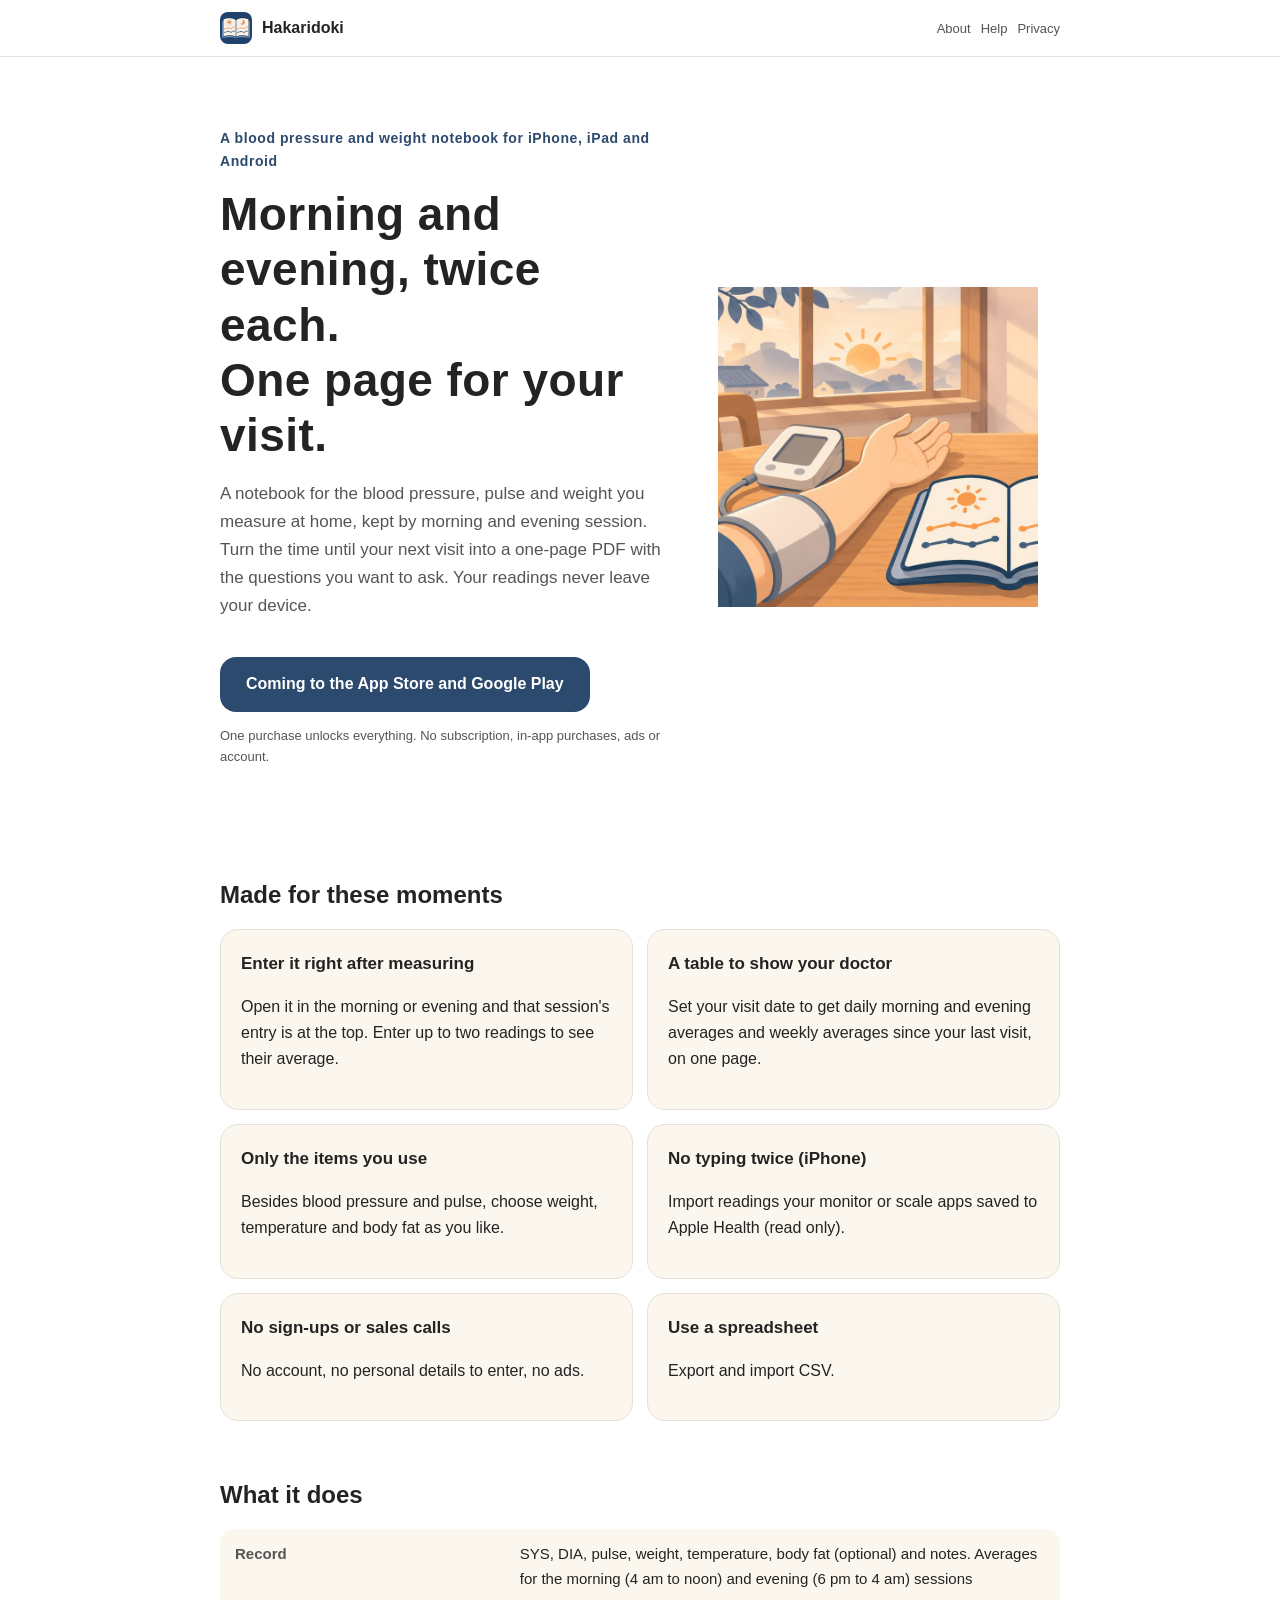
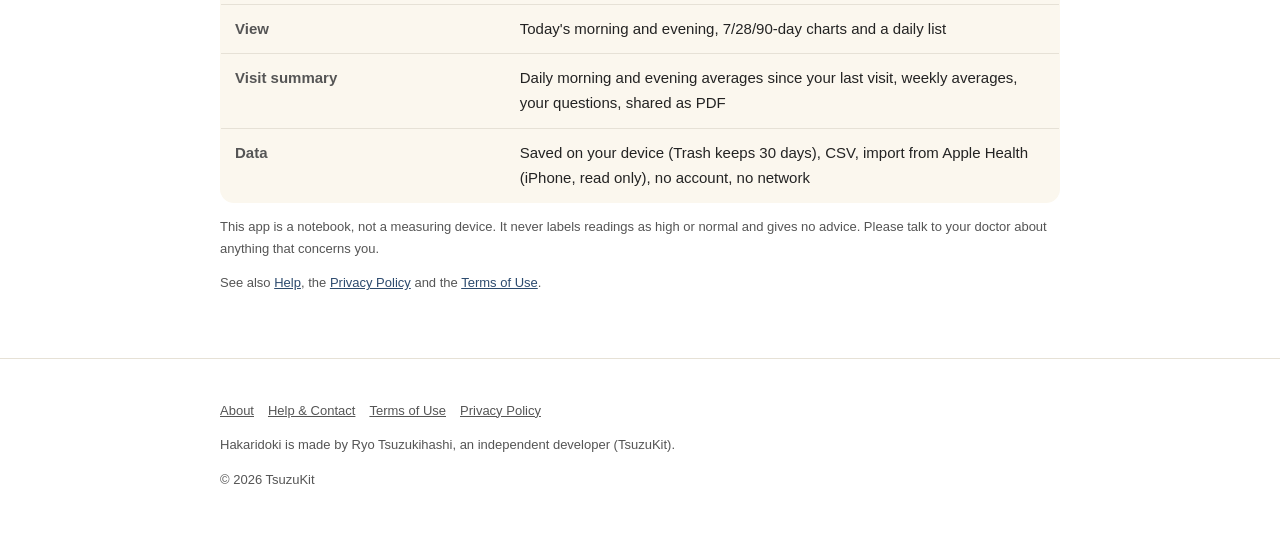
<file: index.html>
<!DOCTYPE html>
<html lang="ja" data-title-ja="はかりどき｜血圧と体重の記録・診察の表" data-title-en="Hakaridoki | BP &amp; weight log">
<head>
<meta charset="UTF-8">
<meta name="viewport" content="width=device-width, initial-scale=1">
<script>(function(){var l=navigator.languages&&navigator.languages.length?navigator.languages:[navigator.language||"ja"],p="en";for(var i=0;i<l.length;i++){var c=String(l[i]).toLowerCase();if(c.indexOf("ja")===0){p="ja";break}if(c.indexOf("en")===0){p="en";break}}var d=document.documentElement;d.lang=p;var t=d.getAttribute("data-title-"+p);if(t){document.title=t}})();</script>
<title>はかりどき｜血圧と体重の記録・診察の表</title>
<meta name="description" content="家で朝晩に測った血圧と脈・体重を書きとめる手帳。次の診察までの朝晩の平均を1枚の PDF に。買い切り・広告なし・記録は端末の中だけ。 / A notebook for the blood pressure, pulse and weight you measure at home, morning and evening. Turn the time since your last visit into a one-page PDF. One purchase, no ads.">
<meta property="og:title" content="はかりどき｜血圧と体重の記録・診察の表">
<meta property="og:description" content="家で朝晩に測った血圧と脈・体重を書きとめる手帳。次の診察までの朝晩の平均を1枚の PDF に。買い切り・広告なし・記録は端末の中だけ。">
<meta property="og:type" content="website">
<meta property="og:url" content="https://hakaridoki.tsuzukit.com/">
<meta property="og:image" content="https://hakaridoki.tsuzukit.com/assets/og.jpg">
<link rel="icon" href="assets/icon.png">
<link rel="apple-touch-icon" href="assets/icon.png">
<link rel="stylesheet" href="style.css">
</head>
<body>
<div data-l="ja" lang="ja">
<header class="site"><div class="wrap">
<a class="brand" href="./"><img src="assets/icon.png" alt="" width="32" height="32">はかりどき</a>
<nav class="site"><a href="./">紹介</a><a href="support.html">使い方</a><a href="privacy.html">プライバシー</a></nav>
</div></header>
<main class="wrap">
<section class="hero">
<div>
<p class="eyebrow">iPhone・iPad・Android の血圧と体重の手帳</p>
<h1>朝と晩に、2回ずつ。<br>診察の日に、1枚で。</h1>
<p class="lead">家で測った血圧と脈・体重を、朝の回と晩の回に分けて書きとめる手帳です。次の診察の日までの朝晩の平均と、先生に聞きたいことを、1枚の PDF にできます。記録は端末の外に送りません。</p>
<a class="cta" href="#store" id="store">App Store・Google Play で配信予定</a>
<p class="note">買い切りで全部の機能が使えます。月額・アプリ内課金・広告・アカウントはありません。</p>
</div>
<img src="assets/hero.jpg" alt="朝の食卓で、腕に血圧計の帯を巻き、開いた手帳がそばにあるイラスト" width="360">
</section>

<h2>こんな困りごとのために</h2>
<div class="grid two">
<div class="card"><h3>測ったあと、すぐ入れたい</h3><p>朝と晩の測る時間に開くと、その回の入力がいちばん上に出ます。1回に2つまで入れると平均を出します。</p></div>
<div class="card"><h3>診察で見せる表がほしい</h3><p>診察の日を入れておくと、前の診察から今日までの朝の平均・晩の平均と週ごとの平均を1枚に。</p></div>
<div class="card"><h3>使わない項目がじゃま</h3><p>血圧と脈のほかは、体重・体温・体脂肪率を使うものだけ選べます。</p></div>
<div class="card"><h3>二度打ちしたくない（iPhone）</h3><p>血圧計や体重計のアプリがヘルスケアに書いた値を取りこめます（読むだけ）。</p></div>
<div class="card"><h3>勧誘や登録がいや</h3><p>アカウントも、個人情報の入力もありません。広告もありません。</p></div>
<div class="card"><h3>表計算で見たい</h3><p>CSV で書き出し・読みこみができます。</p></div>
</div>

<h2>できること</h2>
<table>
<tr><th>記録</th><td>上・下・脈・体重・体温・体脂肪率（選べる）・メモ。朝（4時〜12時）と晩（18時〜翌4時）の回ごとの平均</td></tr>
<tr><th>見る</th><td>今日の朝晩・7日／28日／90日のグラフ・日ごとの一覧</td></tr>
<tr><th>診察の表</th><td>前の診察から今日までの日ごとの朝晩の平均・週の平均・聞きたいことのメモ・PDF で共有</td></tr>
<tr><th>データ</th><td>端末の中に保存（ゴミ箱は30日）・CSV・ヘルスケアから取りこみ（iPhone・読むだけ）・アカウントなし・通信なし</td></tr>
</table>
<p class="note">このアプリは測る機械ではなく、手帳です。「高い」「正常」などの判定や助言は出しません。気になることは医師にご相談ください。</p>
<p class="note"><a href="support.html">使い方</a>・<a href="privacy.html">プライバシーポリシー</a>・<a href="terms.html">利用規約</a>もご覧ください。</p>
</main>
<footer class="site"><div class="wrap">
<p><a href="./">紹介</a><a href="support.html">使い方とお問い合わせ</a><a href="terms.html">利用規約</a><a href="privacy.html">プライバシーポリシー</a></p>
<p>はかりどきは、個人開発者の續橋涼（TsuzuKit）が作っているアプリです。</p>
<p>© 2026 TsuzuKit</p>
</div></footer>
</div>
<div data-l="en" lang="en">
<header class="site"><div class="wrap">
<a class="brand" href="./"><img src="assets/icon.png" alt="" width="32" height="32">Hakaridoki</a>
<nav class="site"><a href="./">About</a><a href="support.html">Help</a><a href="privacy.html">Privacy</a></nav>
</div></header>
<main class="wrap">
<section class="hero">
<div>
<p class="eyebrow">A blood pressure and weight notebook for iPhone, iPad and Android</p>
<h1>Morning and evening, twice each.<br>One page for your visit.</h1>
<p class="lead">A notebook for the blood pressure, pulse and weight you measure at home, kept by morning and evening session. Turn the time until your next visit into a one-page PDF with the questions you want to ask. Your readings never leave your device.</p>
<a class="cta" href="#store" id="store">Coming to the App Store and Google Play</a>
<p class="note">One purchase unlocks everything. No subscription, in-app purchases, ads or account.</p>
</div>
<img src="assets/hero.jpg" alt="Illustration of a morning table with a blood pressure cuff on an arm and an open notebook" width="360">
</section>

<h2>Made for these moments</h2>
<div class="grid two">
<div class="card"><h3>Enter it right after measuring</h3><p>Open it in the morning or evening and that session's entry is at the top. Enter up to two readings to see their average.</p></div>
<div class="card"><h3>A table to show your doctor</h3><p>Set your visit date to get daily morning and evening averages and weekly averages since your last visit, on one page.</p></div>
<div class="card"><h3>Only the items you use</h3><p>Besides blood pressure and pulse, choose weight, temperature and body fat as you like.</p></div>
<div class="card"><h3>No typing twice (iPhone)</h3><p>Import readings your monitor or scale apps saved to Apple Health (read only).</p></div>
<div class="card"><h3>No sign-ups or sales calls</h3><p>No account, no personal details to enter, no ads.</p></div>
<div class="card"><h3>Use a spreadsheet</h3><p>Export and import CSV.</p></div>
</div>

<h2>What it does</h2>
<table>
<tr><th>Record</th><td>SYS, DIA, pulse, weight, temperature, body fat (optional) and notes. Averages for the morning (4 am to noon) and evening (6 pm to 4 am) sessions</td></tr>
<tr><th>View</th><td>Today's morning and evening, 7/28/90-day charts and a daily list</td></tr>
<tr><th>Visit summary</th><td>Daily morning and evening averages since your last visit, weekly averages, your questions, shared as PDF</td></tr>
<tr><th>Data</th><td>Saved on your device (Trash keeps 30 days), CSV, import from Apple Health (iPhone, read only), no account, no network</td></tr>
</table>
<p class="note">This app is a notebook, not a measuring device. It never labels readings as high or normal and gives no advice. Please talk to your doctor about anything that concerns you.</p>
<p class="note">See also <a href="support.html">Help</a>, the <a href="privacy.html">Privacy Policy</a> and the <a href="terms.html">Terms of Use</a>.</p>
</main>
<footer class="site"><div class="wrap">
<p><a href="./">About</a><a href="support.html">Help & Contact</a><a href="terms.html">Terms of Use</a><a href="privacy.html">Privacy Policy</a></p>
<p>Hakaridoki is made by Ryo Tsuzukihashi, an independent developer (TsuzuKit).</p>
<p>© 2026 TsuzuKit</p>
</div></footer>
</div>
</body>
</html>
</file>
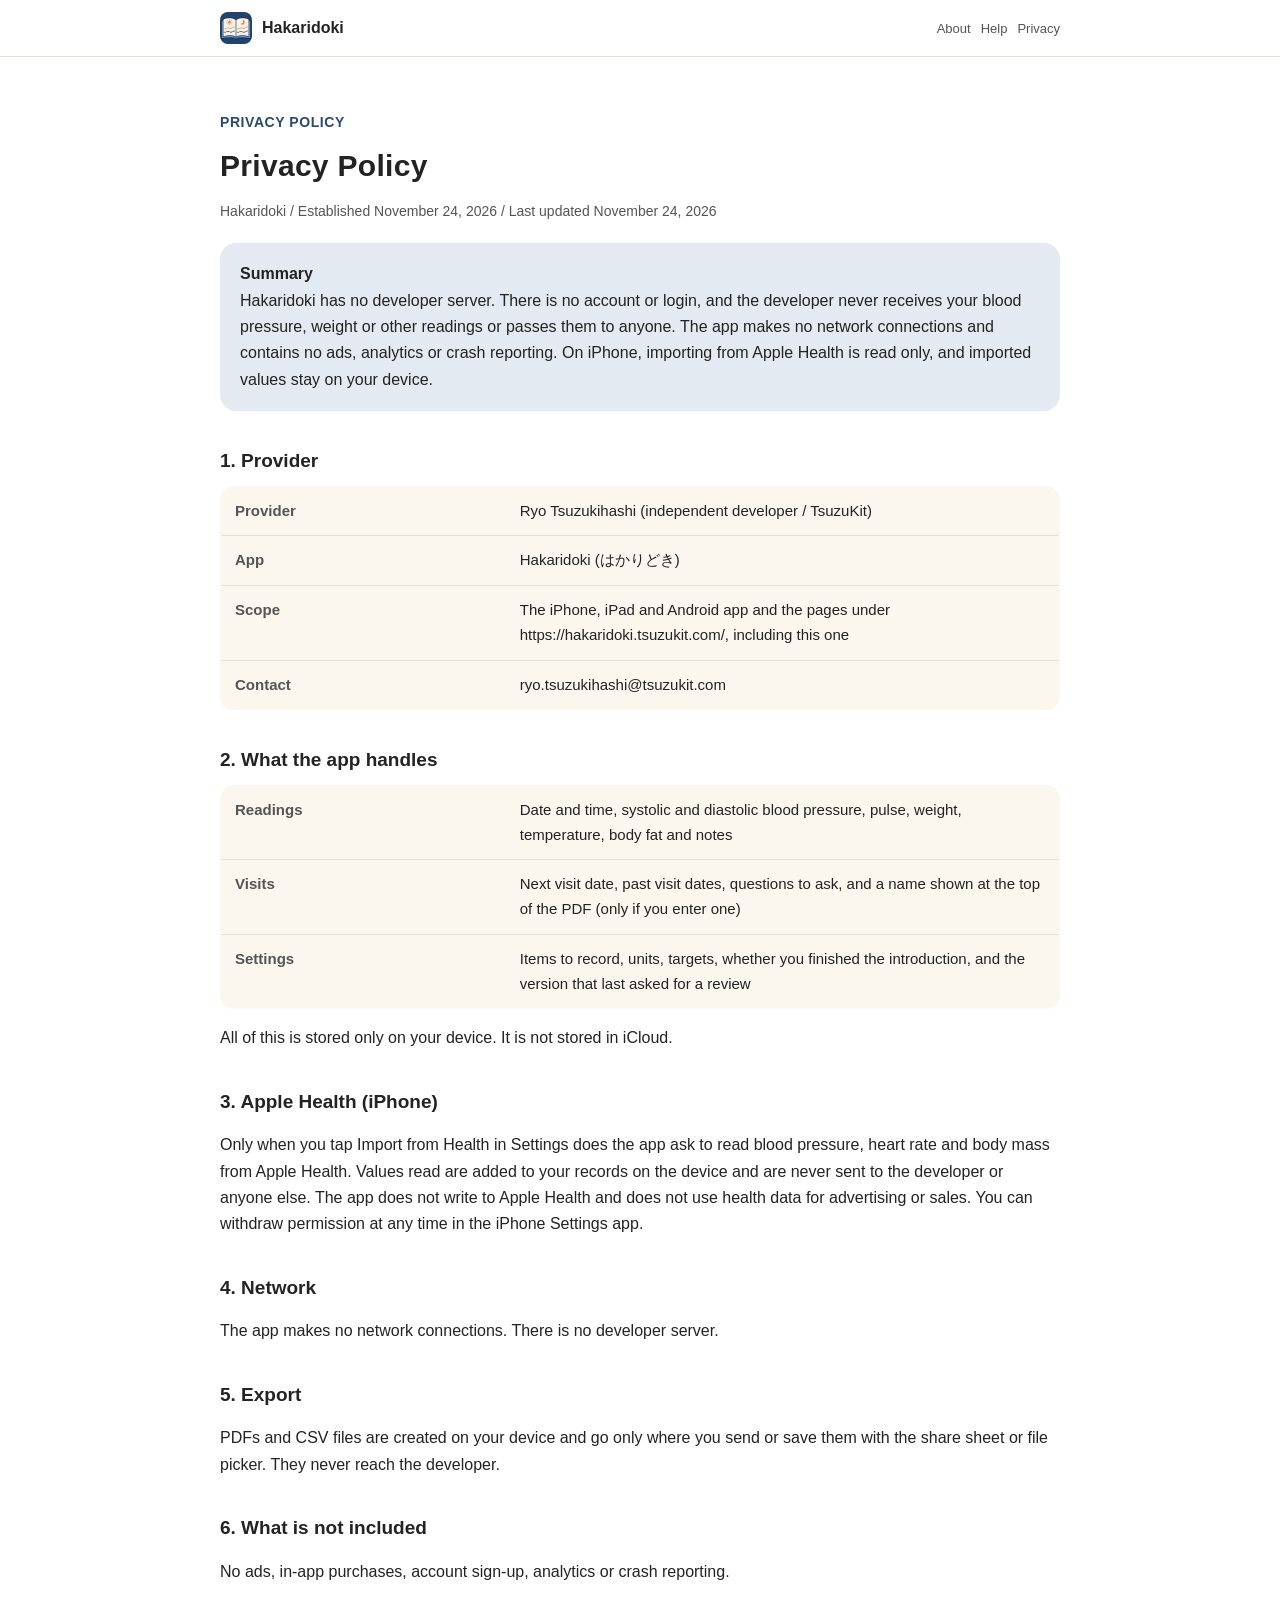
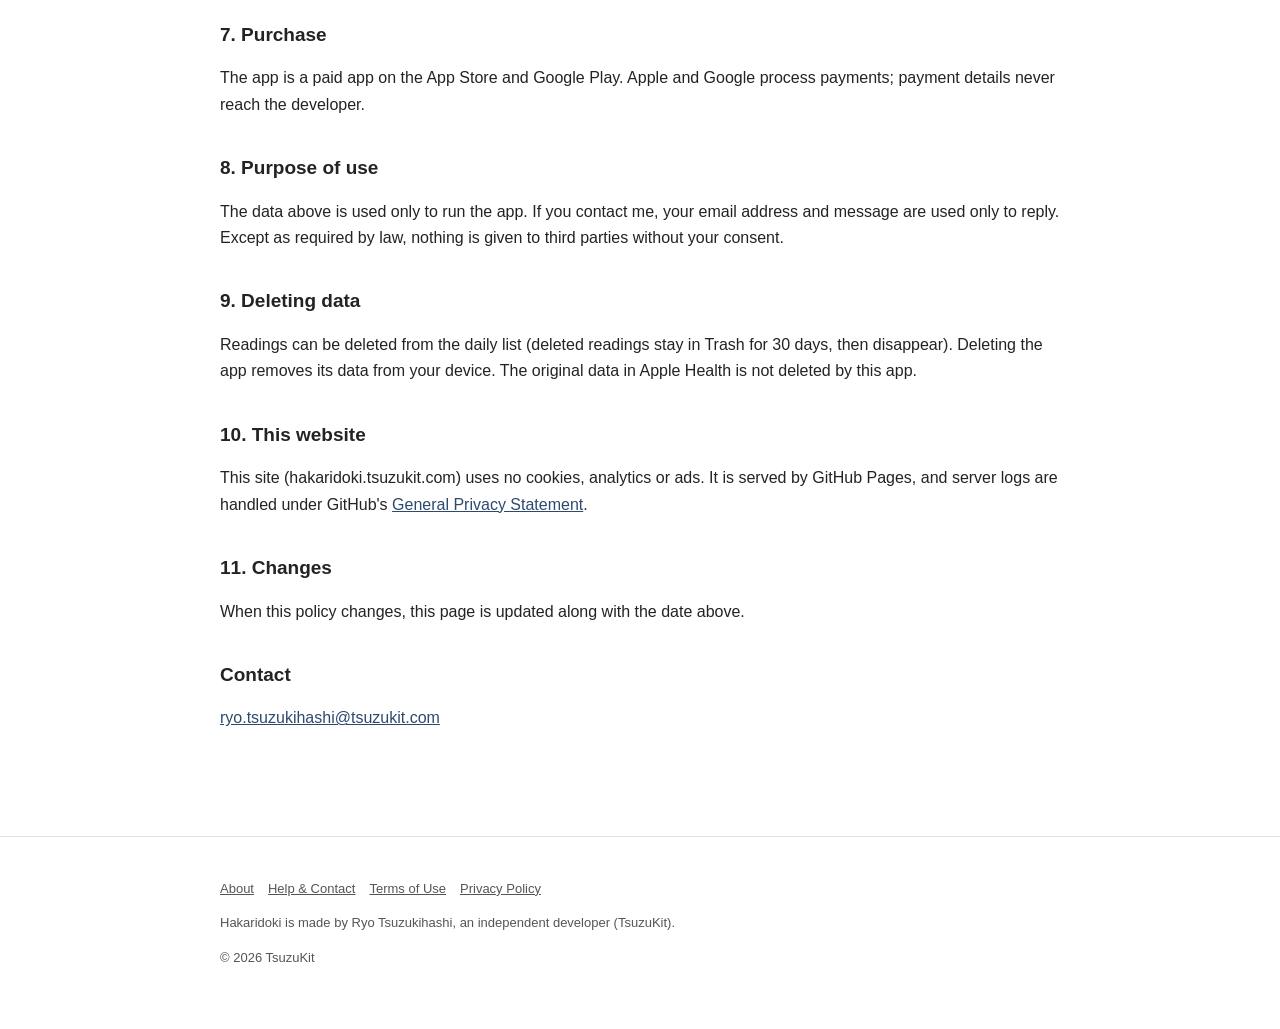
<file: privacy.html>
<!DOCTYPE html>
<html lang="ja" data-title-ja="プライバシーポリシー - はかりどき" data-title-en="Privacy Policy - Hakaridoki">
<head>
<meta charset="UTF-8">
<meta name="viewport" content="width=device-width, initial-scale=1">
<script>(function(){var l=navigator.languages&&navigator.languages.length?navigator.languages:[navigator.language||"ja"],p="en";for(var i=0;i<l.length;i++){var c=String(l[i]).toLowerCase();if(c.indexOf("ja")===0){p="ja";break}if(c.indexOf("en")===0){p="en";break}}var d=document.documentElement;d.lang=p;var t=d.getAttribute("data-title-"+p);if(t){document.title=t}})();</script>
<title>プライバシーポリシー - はかりどき</title>
<meta name="description" content="はかりどきのプライバシーポリシー。開発者は個人情報を集めません。記録は端末の外に送りません。 / Privacy Policy for Hakaridoki. The developer collects no personal information. Your readings never leave your device.">
<meta property="og:title" content="プライバシーポリシー - はかりどき">
<meta property="og:description" content="はかりどきのプライバシーポリシー。開発者は個人情報を集めません。記録は端末の外に送りません。">
<meta property="og:type" content="website">
<meta property="og:url" content="https://hakaridoki.tsuzukit.com/privacy.html">
<meta property="og:image" content="https://hakaridoki.tsuzukit.com/assets/og.jpg">
<link rel="icon" href="assets/icon.png">
<link rel="apple-touch-icon" href="assets/icon.png">
<link rel="stylesheet" href="style.css">
</head>
<body>
<div data-l="ja" lang="ja">
<header class="site"><div class="wrap">
<a class="brand" href="./"><img src="assets/icon.png" alt="" width="32" height="32">はかりどき</a>
<nav class="site"><a href="./">紹介</a><a href="support.html">使い方</a><a href="privacy.html">プライバシー</a></nav>
</div></header>
<main class="wrap">
<article class="doc">
<p class="eyebrow">PRIVACY POLICY</p>
<h1>プライバシーポリシー</h1>
<p class="meta">はかりどき／制定日 2026年11月24日／改定日 2026年11月24日</p>
<div class="summary"><strong>このポリシーの要旨</strong><br>はかりどきは、開発者のサーバーを持たないアプリです。アカウント登録やログインはなく、開発者があなたの血圧・体重などの記録を受け取ることはありません。第三者に渡すこともありません。通信はしません。広告、分析ツール、クラッシュを報告する仕組みは入れていません。iPhone のヘルスケアからの取りこみは読むだけで、取りこんだ値も端末の中にだけ置きます。</div>
<h2>1. 提供者</h2>
<table>
<tr><th>提供者</th><td>續橋涼（個人開発者 / TsuzuKit）</td></tr>
<tr><th>アプリ名</th><td>はかりどき（英語名 Hakaridoki）</td></tr>
<tr><th>対象</th><td>iPhone・iPad・Android 向けアプリと、このページを含む https://hakaridoki.tsuzukit.com/ 配下のページ</td></tr>
<tr><th>連絡先</th><td>ryo.tsuzukihashi@tsuzukit.com</td></tr>
</table>
<h2>2. アプリが扱うもの</h2>
<table>
<tr><th>記録</th><td>測った日時・上と下の血圧・脈・体重・体温・体脂肪率・メモ</td></tr>
<tr><th>診察</th><td>次の診察の日・済んだ診察の日・聞きたいことのメモ・PDF の頭に出す名前（入れたときだけ）</td></tr>
<tr><th>アプリの設定</th><td>記録する項目・単位・目安・案内を終えたかどうか・レビューのお願いを出した版</td></tr>
</table>
<p>これらは端末の中にだけ保存します。iCloud には置きません。</p>
<h2>3. ヘルスケア（iPhone）</h2>
<p>設定の［ヘルスケアから取りこむ］を押したときだけ、ヘルスケアの血圧・心拍数・体重を読む許可をお願いします。読んだ値は端末の中の記録に加えるだけで、開発者や第三者には送りません。ヘルスケアへの書きこみはしません。広告や販売のためには使いません。許可は iPhone の設定からいつでも取り消せます。</p>
<h2>4. 通信</h2>
<p>通信はしません。開発者のサーバーはありません。</p>
<h2>5. 書き出し</h2>
<p>PDF と CSV は端末の中で作ります。送り先は、あなたが共有の画面やファイルの保存先で選んだ場所です。開発者には届きません。</p>
<h2>6. 入れていないもの</h2>
<p>広告・アプリ内課金・アカウント登録・分析ツール・クラッシュの報告は入れていません。</p>
<h2>7. 購入</h2>
<p>本アプリは App Store と Google Play の有料アプリです。お支払いは Apple・Google が処理し、支払いの情報は開発者には届きません。</p>
<h2>8. 情報を使う目的</h2>
<p>上のものは、アプリを動かすためだけに使います。お問い合わせをいただいたときは、メールアドレスと内容をお返事のためだけに使います。法令にもとづく場合を除き、本人の同意なく第三者に渡すことはありません。</p>
<h2>9. 消したいとき</h2>
<p>記録は、日ごとの一覧から消せます（消したものはゴミ箱に30日残り、そのあと消えます）。アプリを消すと、端末の中のデータは消えます。ヘルスケアの元のデータは、このアプリから消えません。</p>
<h2>10. このウェブサイトについて</h2>
<p>このサイト（hakaridoki.tsuzukit.com）は、Cookie も、アクセスを計測する仕組みも、広告も使っていません。サイトは GitHub Pages で配信しており、配信の記録は GitHub の <a href="https://docs.github.com/ja/site-policy/privacy-policies/github-general-privacy-statement">プライバシーについての声明</a> に沿って扱われます。</p>
<h2>11. 改定</h2>
<p>このポリシーを変えるときは、このページを書きかえ、上の改定日を新しくします。</p>
<h2>お問い合わせ</h2>
<p><a href="mailto:ryo.tsuzukihashi@tsuzukit.com">ryo.tsuzukihashi@tsuzukit.com</a></p>
</article>
</main>
<footer class="site"><div class="wrap">
<p><a href="./">紹介</a><a href="support.html">使い方とお問い合わせ</a><a href="terms.html">利用規約</a><a href="privacy.html">プライバシーポリシー</a></p>
<p>はかりどきは、個人開発者の續橋涼（TsuzuKit）が作っているアプリです。</p>
<p>© 2026 TsuzuKit</p>
</div></footer>
</div>
<div data-l="en" lang="en">
<header class="site"><div class="wrap">
<a class="brand" href="./"><img src="assets/icon.png" alt="" width="32" height="32">Hakaridoki</a>
<nav class="site"><a href="./">About</a><a href="support.html">Help</a><a href="privacy.html">Privacy</a></nav>
</div></header>
<main class="wrap">
<article class="doc">
<p class="eyebrow">PRIVACY POLICY</p>
<h1>Privacy Policy</h1>
<p class="meta">Hakaridoki / Established November 24, 2026 / Last updated November 24, 2026</p>
<div class="summary"><strong>Summary</strong><br>Hakaridoki has no developer server. There is no account or login, and the developer never receives your blood pressure, weight or other readings or passes them to anyone. The app makes no network connections and contains no ads, analytics or crash reporting. On iPhone, importing from Apple Health is read only, and imported values stay on your device.</div>
<h2>1. Provider</h2>
<table>
<tr><th>Provider</th><td>Ryo Tsuzukihashi (independent developer / TsuzuKit)</td></tr>
<tr><th>App</th><td>Hakaridoki (はかりどき)</td></tr>
<tr><th>Scope</th><td>The iPhone, iPad and Android app and the pages under https://hakaridoki.tsuzukit.com/, including this one</td></tr>
<tr><th>Contact</th><td>ryo.tsuzukihashi@tsuzukit.com</td></tr>
</table>
<h2>2. What the app handles</h2>
<table>
<tr><th>Readings</th><td>Date and time, systolic and diastolic blood pressure, pulse, weight, temperature, body fat and notes</td></tr>
<tr><th>Visits</th><td>Next visit date, past visit dates, questions to ask, and a name shown at the top of the PDF (only if you enter one)</td></tr>
<tr><th>Settings</th><td>Items to record, units, targets, whether you finished the introduction, and the version that last asked for a review</td></tr>
</table>
<p>All of this is stored only on your device. It is not stored in iCloud.</p>
<h2>3. Apple Health (iPhone)</h2>
<p>Only when you tap Import from Health in Settings does the app ask to read blood pressure, heart rate and body mass from Apple Health. Values read are added to your records on the device and are never sent to the developer or anyone else. The app does not write to Apple Health and does not use health data for advertising or sales. You can withdraw permission at any time in the iPhone Settings app.</p>
<h2>4. Network</h2>
<p>The app makes no network connections. There is no developer server.</p>
<h2>5. Export</h2>
<p>PDFs and CSV files are created on your device and go only where you send or save them with the share sheet or file picker. They never reach the developer.</p>
<h2>6. What is not included</h2>
<p>No ads, in-app purchases, account sign-up, analytics or crash reporting.</p>
<h2>7. Purchase</h2>
<p>The app is a paid app on the App Store and Google Play. Apple and Google process payments; payment details never reach the developer.</p>
<h2>8. Purpose of use</h2>
<p>The data above is used only to run the app. If you contact me, your email address and message are used only to reply. Except as required by law, nothing is given to third parties without your consent.</p>
<h2>9. Deleting data</h2>
<p>Readings can be deleted from the daily list (deleted readings stay in Trash for 30 days, then disappear). Deleting the app removes its data from your device. The original data in Apple Health is not deleted by this app.</p>
<h2>10. This website</h2>
<p>This site (hakaridoki.tsuzukit.com) uses no cookies, analytics or ads. It is served by GitHub Pages, and server logs are handled under GitHub's <a href="https://docs.github.com/en/site-policy/privacy-policies/github-general-privacy-statement">General Privacy Statement</a>.</p>
<h2>11. Changes</h2>
<p>When this policy changes, this page is updated along with the date above.</p>
<h2>Contact</h2>
<p><a href="mailto:ryo.tsuzukihashi@tsuzukit.com">ryo.tsuzukihashi@tsuzukit.com</a></p>
</article>
</main>
<footer class="site"><div class="wrap">
<p><a href="./">About</a><a href="support.html">Help & Contact</a><a href="terms.html">Terms of Use</a><a href="privacy.html">Privacy Policy</a></p>
<p>Hakaridoki is made by Ryo Tsuzukihashi, an independent developer (TsuzuKit).</p>
<p>© 2026 TsuzuKit</p>
</div></footer>
</div>
</body>
</html>
</file>
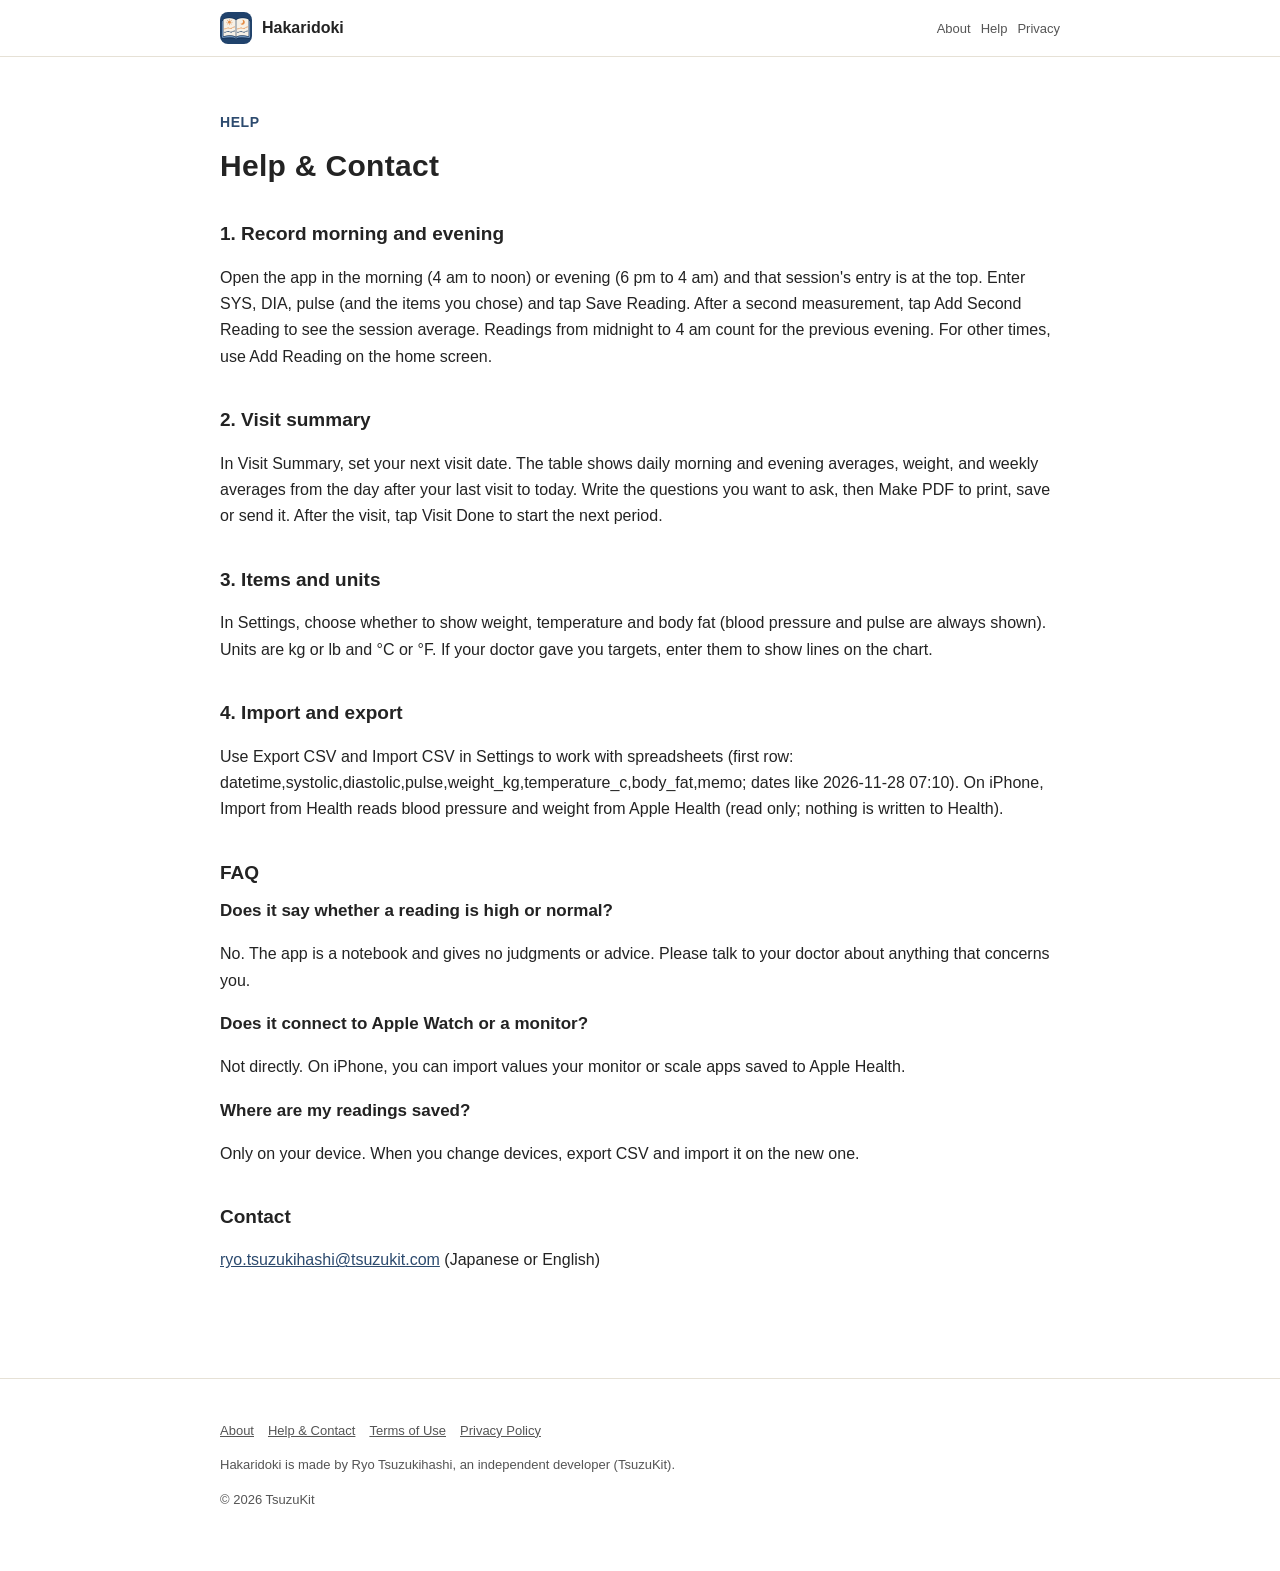
<file: support.html>
<!DOCTYPE html>
<html lang="ja" data-title-ja="使い方とお問い合わせ - はかりどき" data-title-en="Help &amp; Contact - Hakaridoki">
<head>
<meta charset="UTF-8">
<meta name="viewport" content="width=device-width, initial-scale=1">
<script>(function(){var l=navigator.languages&&navigator.languages.length?navigator.languages:[navigator.language||"ja"],p="en";for(var i=0;i<l.length;i++){var c=String(l[i]).toLowerCase();if(c.indexOf("ja")===0){p="ja";break}if(c.indexOf("en")===0){p="en";break}}var d=document.documentElement;d.lang=p;var t=d.getAttribute("data-title-"+p);if(t){document.title=t}})();</script>
<title>使い方とお問い合わせ - はかりどき</title>
<meta name="description" content="はかりどきの使い方（朝晩の記録・診察の表・項目・取りこみと書き出し）とよくあるご質問、お問い合わせ。 / How to use Hakaridoki (morning and evening readings, visit summary, items, import and export), FAQ and contact.">
<meta property="og:title" content="使い方とお問い合わせ - はかりどき">
<meta property="og:description" content="はかりどきの使い方（朝晩の記録・診察の表・項目・取りこみと書き出し）とよくあるご質問、お問い合わせ。">
<meta property="og:type" content="website">
<meta property="og:url" content="https://hakaridoki.tsuzukit.com/support.html">
<meta property="og:image" content="https://hakaridoki.tsuzukit.com/assets/og.jpg">
<link rel="icon" href="assets/icon.png">
<link rel="apple-touch-icon" href="assets/icon.png">
<link rel="stylesheet" href="style.css">
</head>
<body>
<div data-l="ja" lang="ja">
<header class="site"><div class="wrap">
<a class="brand" href="./"><img src="assets/icon.png" alt="" width="32" height="32">はかりどき</a>
<nav class="site"><a href="./">紹介</a><a href="support.html">使い方</a><a href="privacy.html">プライバシー</a></nav>
</div></header>
<main class="wrap">
<article class="doc">
<p class="eyebrow">HELP</p>
<h1>使い方とお問い合わせ</h1>
<h2>1. 朝と晩に記録する</h2>
<p>朝（4時〜12時）と晩（18時〜翌4時）に開くと、その回の入力がいちばん上に出ます。上・下・脈（と選んだ項目）を入れて［記録する］。もう1回測ったら［2回目を足す］で、その回の平均が出ます。0時〜4時の記録は、前の日の晩に数えます。時間外の記録はホームの［記録を足す］から。</p>
<h2>2. 診察の表</h2>
<p>［診察の表］で次の診察の日を入れます。前の診察の日の次の日から今日までの、日ごとの朝の平均・晩の平均・体重と、週ごとの平均が表になります。先生に聞きたいことをメモに書いて、［PDF にする］から印刷・保存・送ることができます。診察が終わったら［診察が済んだ］で、次の期間が始まります。</p>
<h2>3. 記録する項目と単位</h2>
<p>設定の「記録する項目」で、体重・体温・体脂肪率を出す／出さないを選べます（血圧と脈はいつも出ます）。単位は kg／lb、℃／℉。主治医に言われた目安があれば入れておくと、グラフに線が出ます。</p>
<h2>4. 取りこみと書き出し</h2>
<p>設定の［CSV で書き出す］［CSV を読みこむ］で、表計算のファイルとやりとりできます（1行目は「日時,上,下,脈,体重(kg),体温(℃),体脂肪率(%),メモ」、日時は 2026-11-28 07:10 の形）。iPhone では［ヘルスケアから取りこむ］で、ヘルスケアにある血圧と体重を読みこめます（読むだけで、ヘルスケアには書きこみません）。</p>
<h2>よくあるご質問</h2>
<h3>「高い」「正常」は出ますか</h3>
<p>出しません。このアプリは手帳で、判定や助言はしません。気になることは医師にご相談ください。</p>
<h3>Apple Watch や血圧計とつながりますか</h3>
<p>直接はつながりません。iPhone では、血圧計や体重計のアプリがヘルスケアに書いた値を取りこめます。</p>
<h3>記録はどこに保存されますか</h3>
<p>端末の中だけです。機種変更のときは、CSV で書き出して新しい端末で読みこんでください。</p>
<h2>お問い合わせ</h2>
<p><a href="mailto:ryo.tsuzukihashi@tsuzukit.com">ryo.tsuzukihashi@tsuzukit.com</a>（日本語・英語）</p>
</article>
</main>
<footer class="site"><div class="wrap">
<p><a href="./">紹介</a><a href="support.html">使い方とお問い合わせ</a><a href="terms.html">利用規約</a><a href="privacy.html">プライバシーポリシー</a></p>
<p>はかりどきは、個人開発者の續橋涼（TsuzuKit）が作っているアプリです。</p>
<p>© 2026 TsuzuKit</p>
</div></footer>
</div>
<div data-l="en" lang="en">
<header class="site"><div class="wrap">
<a class="brand" href="./"><img src="assets/icon.png" alt="" width="32" height="32">Hakaridoki</a>
<nav class="site"><a href="./">About</a><a href="support.html">Help</a><a href="privacy.html">Privacy</a></nav>
</div></header>
<main class="wrap">
<article class="doc">
<p class="eyebrow">HELP</p>
<h1>Help &amp; Contact</h1>
<h2>1. Record morning and evening</h2>
<p>Open the app in the morning (4 am to noon) or evening (6 pm to 4 am) and that session's entry is at the top. Enter SYS, DIA, pulse (and the items you chose) and tap Save Reading. After a second measurement, tap Add Second Reading to see the session average. Readings from midnight to 4 am count for the previous evening. For other times, use Add Reading on the home screen.</p>
<h2>2. Visit summary</h2>
<p>In Visit Summary, set your next visit date. The table shows daily morning and evening averages, weight, and weekly averages from the day after your last visit to today. Write the questions you want to ask, then Make PDF to print, save or send it. After the visit, tap Visit Done to start the next period.</p>
<h2>3. Items and units</h2>
<p>In Settings, choose whether to show weight, temperature and body fat (blood pressure and pulse are always shown). Units are kg or lb and °C or °F. If your doctor gave you targets, enter them to show lines on the chart.</p>
<h2>4. Import and export</h2>
<p>Use Export CSV and Import CSV in Settings to work with spreadsheets (first row: datetime,systolic,diastolic,pulse,weight_kg,temperature_c,body_fat,memo; dates like 2026-11-28 07:10). On iPhone, Import from Health reads blood pressure and weight from Apple Health (read only; nothing is written to Health).</p>
<h2>FAQ</h2>
<h3>Does it say whether a reading is high or normal?</h3>
<p>No. The app is a notebook and gives no judgments or advice. Please talk to your doctor about anything that concerns you.</p>
<h3>Does it connect to Apple Watch or a monitor?</h3>
<p>Not directly. On iPhone, you can import values your monitor or scale apps saved to Apple Health.</p>
<h3>Where are my readings saved?</h3>
<p>Only on your device. When you change devices, export CSV and import it on the new one.</p>
<h2>Contact</h2>
<p><a href="mailto:ryo.tsuzukihashi@tsuzukit.com">ryo.tsuzukihashi@tsuzukit.com</a> (Japanese or English)</p>
</article>
</main>
<footer class="site"><div class="wrap">
<p><a href="./">About</a><a href="support.html">Help & Contact</a><a href="terms.html">Terms of Use</a><a href="privacy.html">Privacy Policy</a></p>
<p>Hakaridoki is made by Ryo Tsuzukihashi, an independent developer (TsuzuKit).</p>
<p>© 2026 TsuzuKit</p>
</div></footer>
</div>
</body>
</html>
</file>
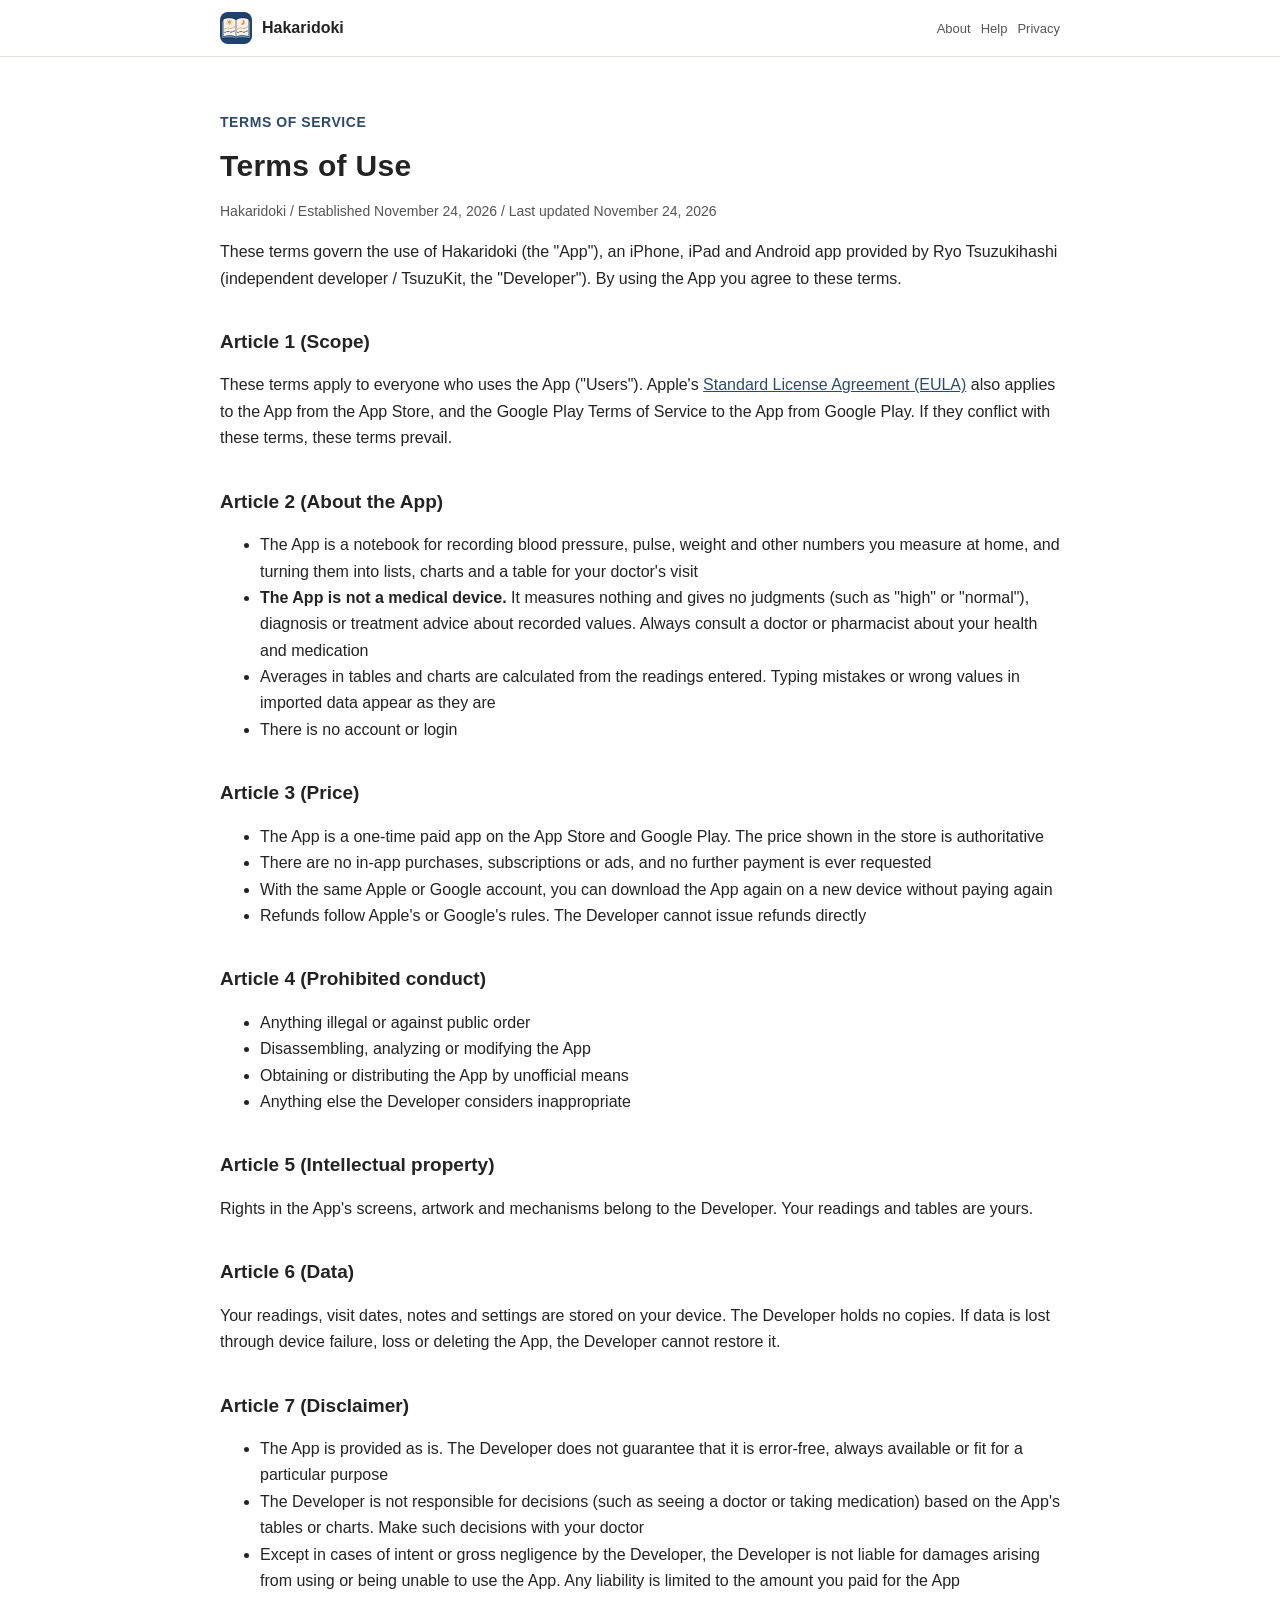
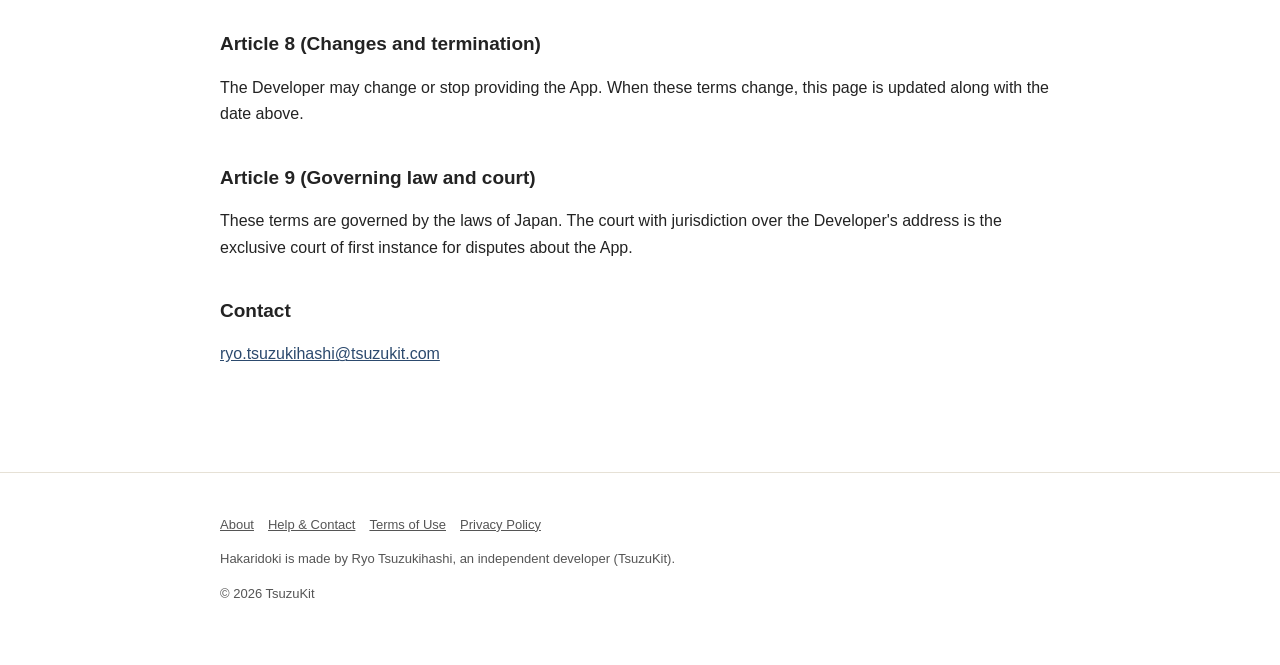
<file: terms.html>
<!DOCTYPE html>
<html lang="ja" data-title-ja="利用規約 - はかりどき" data-title-en="Terms of Use - Hakaridoki">
<head>
<meta charset="UTF-8">
<meta name="viewport" content="width=device-width, initial-scale=1">
<script>(function(){var l=navigator.languages&&navigator.languages.length?navigator.languages:[navigator.language||"ja"],p="en";for(var i=0;i<l.length;i++){var c=String(l[i]).toLowerCase();if(c.indexOf("ja")===0){p="ja";break}if(c.indexOf("en")===0){p="en";break}}var d=document.documentElement;d.lang=p;var t=d.getAttribute("data-title-"+p);if(t){document.title=t}})();</script>
<title>利用規約 - はかりどき</title>
<meta name="description" content="はかりどきの利用規約。 / Terms of Use for Hakaridoki.">
<meta property="og:title" content="利用規約 - はかりどき">
<meta property="og:description" content="はかりどきの利用規約。">
<meta property="og:type" content="website">
<meta property="og:url" content="https://hakaridoki.tsuzukit.com/terms.html">
<meta property="og:image" content="https://hakaridoki.tsuzukit.com/assets/og.jpg">
<link rel="icon" href="assets/icon.png">
<link rel="apple-touch-icon" href="assets/icon.png">
<link rel="stylesheet" href="style.css">
</head>
<body>
<div data-l="ja" lang="ja">
<header class="site"><div class="wrap">
<a class="brand" href="./"><img src="assets/icon.png" alt="" width="32" height="32">はかりどき</a>
<nav class="site"><a href="./">紹介</a><a href="support.html">使い方</a><a href="privacy.html">プライバシー</a></nav>
</div></header>
<main class="wrap">
<article class="doc">
<p class="eyebrow">TERMS OF SERVICE</p>
<h1>利用規約</h1>
<p class="meta">はかりどき／制定日 2026年11月24日／改定日 2026年11月24日</p>
<p>この規約は、續橋涼（個人開発者 / TsuzuKit。以下「開発者」）が提供する iPhone・iPad・Android アプリ「はかりどき」（以下「本アプリ」）を使うときの決まりです。本アプリを使った時点で、この規約に同意したものとします。</p>
<h2>第1条（適用）</h2>
<p>この規約は、本アプリを使うすべての方（以下「利用者」）に適用されます。App Store から入れた本アプリには、Apple が定める<a href="https://www.apple.com/legal/internet-services/itunes/dev/stdeula/">標準のライセンス契約（EULA）</a>も、Google Play から入れた本アプリには Google Play の利用規約も、あわせて適用されます。この規約とそれらが食い違うときは、この規約を優先します。</p>
<h2>第2条（本アプリについて）</h2>
<ul>
<li>本アプリは、利用者が家で測った血圧・脈・体重などの数を書きとめ、一覧・グラフ・診察のための表にする手帳です</li>
<li><strong>本アプリは医療機器ではありません。</strong>血圧などを測る働きはなく、記録した値について「高い」「正常」などの判定・診断・治療の助言をしません。体のこと、薬のことは、必ず医師・薬剤師にご相談ください</li>
<li>表やグラフの平均は、入った記録から決まった計算で出したものです。入れまちがい・取りこみの元の値のまちがいは、そのまま表に出ます</li>
<li>アカウント登録やログインはありません</li>
</ul>
<h2>第3条（料金）</h2>
<ul>
<li>本アプリは、App Store・Google Play で購入する買い切りの有料アプリです。価格はストアに表示されるものが正です</li>
<li>アプリ内課金、サブスクリプション、広告はありません。購入したあとに追加の支払いを求めることはありません</li>
<li>同じ Apple アカウント・Google アカウントであれば、機種変更やアプリの入れ直しのときに、もう一度お支払いいただかずにダウンロードできます</li>
<li>返金は Apple・Google の規定に従います。開発者が直接返金することはできません</li>
</ul>
<h2>第4条（禁止事項）</h2>
<p>本アプリを使うとき、次のことをしてはいけません。</p>
<ul>
<li>法令や公序良俗に反すること</li>
<li>本アプリを分解・解析・改変すること</li>
<li>本アプリを正規の方法以外で入手したり、配ったりすること</li>
<li>そのほか、開発者が不適切と判断すること</li>
</ul>
<h2>第5条（知的財産）</h2>
<p>本アプリの画面・絵・仕組みについての権利は、開発者にあります。利用者が入れた記録と作った表は、利用者のものです。</p>
<h2>第6条（データ）</h2>
<p>記録・診察の日・メモ・設定は、利用者の端末に保存されます。開発者はその記録を持っていません。端末の故障や紛失、アプリの削除などで消えても、開発者は元に戻すことができません。</p>
<h2>第7条（免責事項）</h2>
<ul>
<li>本アプリは、そのままの状態で提供します。開発者は、本アプリに誤りがないこと、いつでも使えること、特定の目的に合うことを保証しません</li>
<li>本アプリの表やグラフをもとにした判断（受診・服薬など）について、開発者は責任を負いません。判断は医師とご相談ください</li>
<li>本アプリを使ったこと、または使えなかったことで利用者や周りの人に損害が生じても、開発者に故意または重大な過失がある場合を除き、開発者は責任を負いません。責任を負う場合も、利用者が本アプリに支払った金額を上限とします</li>
</ul>
<h2>第8条（変更と終了）</h2>
<p>開発者は、本アプリの内容を変えること、提供を終えることがあります。この規約を変えるときは、このページを書きかえ、上の改定日を新しくします。</p>
<h2>第9条（準拠法と裁判所）</h2>
<p>この規約は日本法に従います。本アプリについての争いは、開発者の住所地を管轄する裁判所を、第一審の専属的な合意管轄裁判所とします。</p>
<h2>お問い合わせ</h2>
<p><a href="mailto:ryo.tsuzukihashi@tsuzukit.com">ryo.tsuzukihashi@tsuzukit.com</a></p>
</article>
</main>
<footer class="site"><div class="wrap">
<p><a href="./">紹介</a><a href="support.html">使い方とお問い合わせ</a><a href="terms.html">利用規約</a><a href="privacy.html">プライバシーポリシー</a></p>
<p>はかりどきは、個人開発者の續橋涼（TsuzuKit）が作っているアプリです。</p>
<p>© 2026 TsuzuKit</p>
</div></footer>
</div>
<div data-l="en" lang="en">
<header class="site"><div class="wrap">
<a class="brand" href="./"><img src="assets/icon.png" alt="" width="32" height="32">Hakaridoki</a>
<nav class="site"><a href="./">About</a><a href="support.html">Help</a><a href="privacy.html">Privacy</a></nav>
</div></header>
<main class="wrap">
<article class="doc">
<p class="eyebrow">TERMS OF SERVICE</p>
<h1>Terms of Use</h1>
<p class="meta">Hakaridoki / Established November 24, 2026 / Last updated November 24, 2026</p>
<p>These terms govern the use of Hakaridoki (the "App"), an iPhone, iPad and Android app provided by Ryo Tsuzukihashi (independent developer / TsuzuKit, the "Developer"). By using the App you agree to these terms.</p>
<h2>Article 1 (Scope)</h2>
<p>These terms apply to everyone who uses the App ("Users"). Apple's <a href="https://www.apple.com/legal/internet-services/itunes/dev/stdeula/">Standard License Agreement (EULA)</a> also applies to the App from the App Store, and the Google Play Terms of Service to the App from Google Play. If they conflict with these terms, these terms prevail.</p>
<h2>Article 2 (About the App)</h2>
<ul>
<li>The App is a notebook for recording blood pressure, pulse, weight and other numbers you measure at home, and turning them into lists, charts and a table for your doctor's visit</li>
<li><strong>The App is not a medical device.</strong> It measures nothing and gives no judgments (such as "high" or "normal"), diagnosis or treatment advice about recorded values. Always consult a doctor or pharmacist about your health and medication</li>
<li>Averages in tables and charts are calculated from the readings entered. Typing mistakes or wrong values in imported data appear as they are</li>
<li>There is no account or login</li>
</ul>
<h2>Article 3 (Price)</h2>
<ul>
<li>The App is a one-time paid app on the App Store and Google Play. The price shown in the store is authoritative</li>
<li>There are no in-app purchases, subscriptions or ads, and no further payment is ever requested</li>
<li>With the same Apple or Google account, you can download the App again on a new device without paying again</li>
<li>Refunds follow Apple's or Google's rules. The Developer cannot issue refunds directly</li>
</ul>
<h2>Article 4 (Prohibited conduct)</h2>
<ul>
<li>Anything illegal or against public order</li>
<li>Disassembling, analyzing or modifying the App</li>
<li>Obtaining or distributing the App by unofficial means</li>
<li>Anything else the Developer considers inappropriate</li>
</ul>
<h2>Article 5 (Intellectual property)</h2>
<p>Rights in the App's screens, artwork and mechanisms belong to the Developer. Your readings and tables are yours.</p>
<h2>Article 6 (Data)</h2>
<p>Your readings, visit dates, notes and settings are stored on your device. The Developer holds no copies. If data is lost through device failure, loss or deleting the App, the Developer cannot restore it.</p>
<h2>Article 7 (Disclaimer)</h2>
<ul>
<li>The App is provided as is. The Developer does not guarantee that it is error-free, always available or fit for a particular purpose</li>
<li>The Developer is not responsible for decisions (such as seeing a doctor or taking medication) based on the App's tables or charts. Make such decisions with your doctor</li>
<li>Except in cases of intent or gross negligence by the Developer, the Developer is not liable for damages arising from using or being unable to use the App. Any liability is limited to the amount you paid for the App</li>
</ul>
<h2>Article 8 (Changes and termination)</h2>
<p>The Developer may change or stop providing the App. When these terms change, this page is updated along with the date above.</p>
<h2>Article 9 (Governing law and court)</h2>
<p>These terms are governed by the laws of Japan. The court with jurisdiction over the Developer's address is the exclusive court of first instance for disputes about the App.</p>
<h2>Contact</h2>
<p><a href="mailto:ryo.tsuzukihashi@tsuzukit.com">ryo.tsuzukihashi@tsuzukit.com</a></p>
</article>
</main>
<footer class="site"><div class="wrap">
<p><a href="./">About</a><a href="support.html">Help & Contact</a><a href="terms.html">Terms of Use</a><a href="privacy.html">Privacy Policy</a></p>
<p>Hakaridoki is made by Ryo Tsuzukihashi, an independent developer (TsuzuKit).</p>
<p>© 2026 TsuzuKit</p>
</div></footer>
</div>
</body>
</html>
</file>
<file: style.css>
/* はかりどき — 白い地・墨の文字・藍の差し色（暗い画面では杏色。白の上で 4.5:1 以上） */
:root {
  --paper: #ffffff; --card: #fbf7ee; --ink: #232323; --sub: #555555; --line: #e6e1d6;
  --vermilion: #2c4a6e; --vermilion-soft: #e4eaf2; --navy: #2c4a6e; --correct: #2c4a6e;
}
@media (prefers-color-scheme: dark) {
  :root { --paper: #121418; --card: #1b1e24; --ink: #eef0f4; --sub: #b4b9c4; --line: #2a2f38;
    --vermilion: #f0a35e; --vermilion-soft: #2a2219; --navy: #f0a35e; --correct: #f0a35e; }
}
* { box-sizing: border-box; }
html { -webkit-text-size-adjust: 100%; }
body { margin: 0; background: var(--paper); color: var(--ink); line-height: 1.8;
  font-family: -apple-system, BlinkMacSystemFont, "Hiragino Sans", "Hiragino Kaku Gothic ProN", "Noto Sans JP", sans-serif; }
a { color: var(--navy); }
.wrap { max-width: 880px; margin: 0 auto; padding: 0 20px; }
header.site { border-bottom: 1px solid var(--line); background: var(--paper); position: sticky; top: 0; z-index: 5; }
header.site .wrap { display: flex; align-items: center; gap: 16px; min-height: 56px; }
.brand { display: flex; align-items: center; gap: 10px; font-weight: 800; text-decoration: none; color: var(--ink); margin-right: auto; }
.brand img { width: 32px; height: 32px; border-radius: 8px; }
nav.site a { font-size: 14px; text-decoration: none; color: var(--sub); margin-left: 14px; white-space: nowrap; }
nav.site a:hover { color: var(--ink); }
.hero { padding: 56px 0 40px; display: grid; gap: 32px; align-items: center; }
@media (min-width: 760px) { .hero { grid-template-columns: 1.1fr 0.9fr; } }
.eyebrow { color: var(--vermilion); font-weight: 700; font-size: 14px; letter-spacing: 0.04em; }
h1 { font-size: clamp(30px, 6vw, 46px); line-height: 1.35; margin: 8px 0 16px; letter-spacing: 0.01em; }
h2 { font-size: 24px; margin: 56px 0 16px; line-height: 1.5; }
h3 { font-size: 17px; margin: 0 0 6px; }
.lead { font-size: 17px; color: var(--sub); }
.cta { display: inline-block; margin-top: 20px; background: var(--vermilion); color: #ffffff; font-weight: 700; text-decoration: none;
  padding: 14px 26px; border-radius: 16px; }
.note { font-size: 13px; color: var(--sub); }
.hero img { width: 100%; max-width: 320px; height: auto; justify-self: center; }
.grid { display: grid; gap: 14px; }
@media (min-width: 700px) { .grid.two { grid-template-columns: 1fr 1fr; } .grid.three { grid-template-columns: repeat(3, 1fr); } }
.card { background: var(--card); border: 1px solid var(--line); border-radius: 18px; padding: 20px; }
.card.em { background: var(--vermilion-soft); border-color: transparent; }
.steps { counter-reset: step; }
.steps .card { position: relative; padding-left: 62px; }
.steps .card::before { counter-increment: step; content: counter(step); position: absolute; left: 18px; top: 18px; width: 32px; height: 32px;
  border-radius: 50%; border: 2.5px solid var(--vermilion); color: var(--vermilion); font-weight: 800; display: grid; place-items: center; }
table { width: 100%; border-collapse: collapse; background: var(--card); border: 1px solid var(--line); border-radius: 14px; overflow: hidden; }
th, td { text-align: left; padding: 12px 14px; border-bottom: 1px solid var(--line); vertical-align: top; font-size: 15px; }
th { width: 34%; color: var(--sub); font-weight: 600; }
tr:last-child th, tr:last-child td { border-bottom: none; }
.doc { padding: 40px 0 24px; }
.doc h1 { font-size: 30px; }
.doc h2 { font-size: 19px; margin: 36px 0 10px; }
.doc .meta { color: var(--sub); font-size: 14px; }
.doc .summary { background: var(--vermilion-soft); border-radius: 16px; padding: 18px 20px; margin: 20px 0; }
details { background: var(--card); border: 1px solid var(--line); border-radius: 14px; padding: 14px 18px; }
details + details { margin-top: 10px; }
summary { font-weight: 700; cursor: pointer; }
footer.site { border-top: 1px solid var(--line); margin-top: 64px; padding: 28px 0 48px; color: var(--sub); font-size: 13px; }
footer.site a { color: var(--sub); margin-right: 14px; }
.qid { font-family: ui-monospace, SFMono-Regular, Menlo, monospace; background: var(--card); border: 1px solid var(--line);
  border-radius: 8px; padding: 2px 8px; }
/* 端末の言語に合うほうだけ見せる（build.py が両方を1ページに入れる） */
html[lang="ja"] [data-l="en"], html[lang="en"] [data-l="ja"] { display: none; }
[lang="en"] { line-height: 1.65; }
[lang="en"] h1 { line-height: 1.2; }
[lang="en"] nav.site a { font-size: 13px; margin-left: 10px; }
@media (max-width: 480px) { nav.site a { font-size: 12px; margin-left: 8px; } header.site .wrap { gap: 4px; } .brand { gap: 7px; font-size: 15px; } }
.brand { white-space: nowrap; flex-shrink: 0; }
/* 幅の狭い画面では、上の帯の「紹介」を出さない（左のアプリ名が同じ行き先） */
@media (max-width: 480px) { nav.site a:first-child { display: none; } }
</file>
